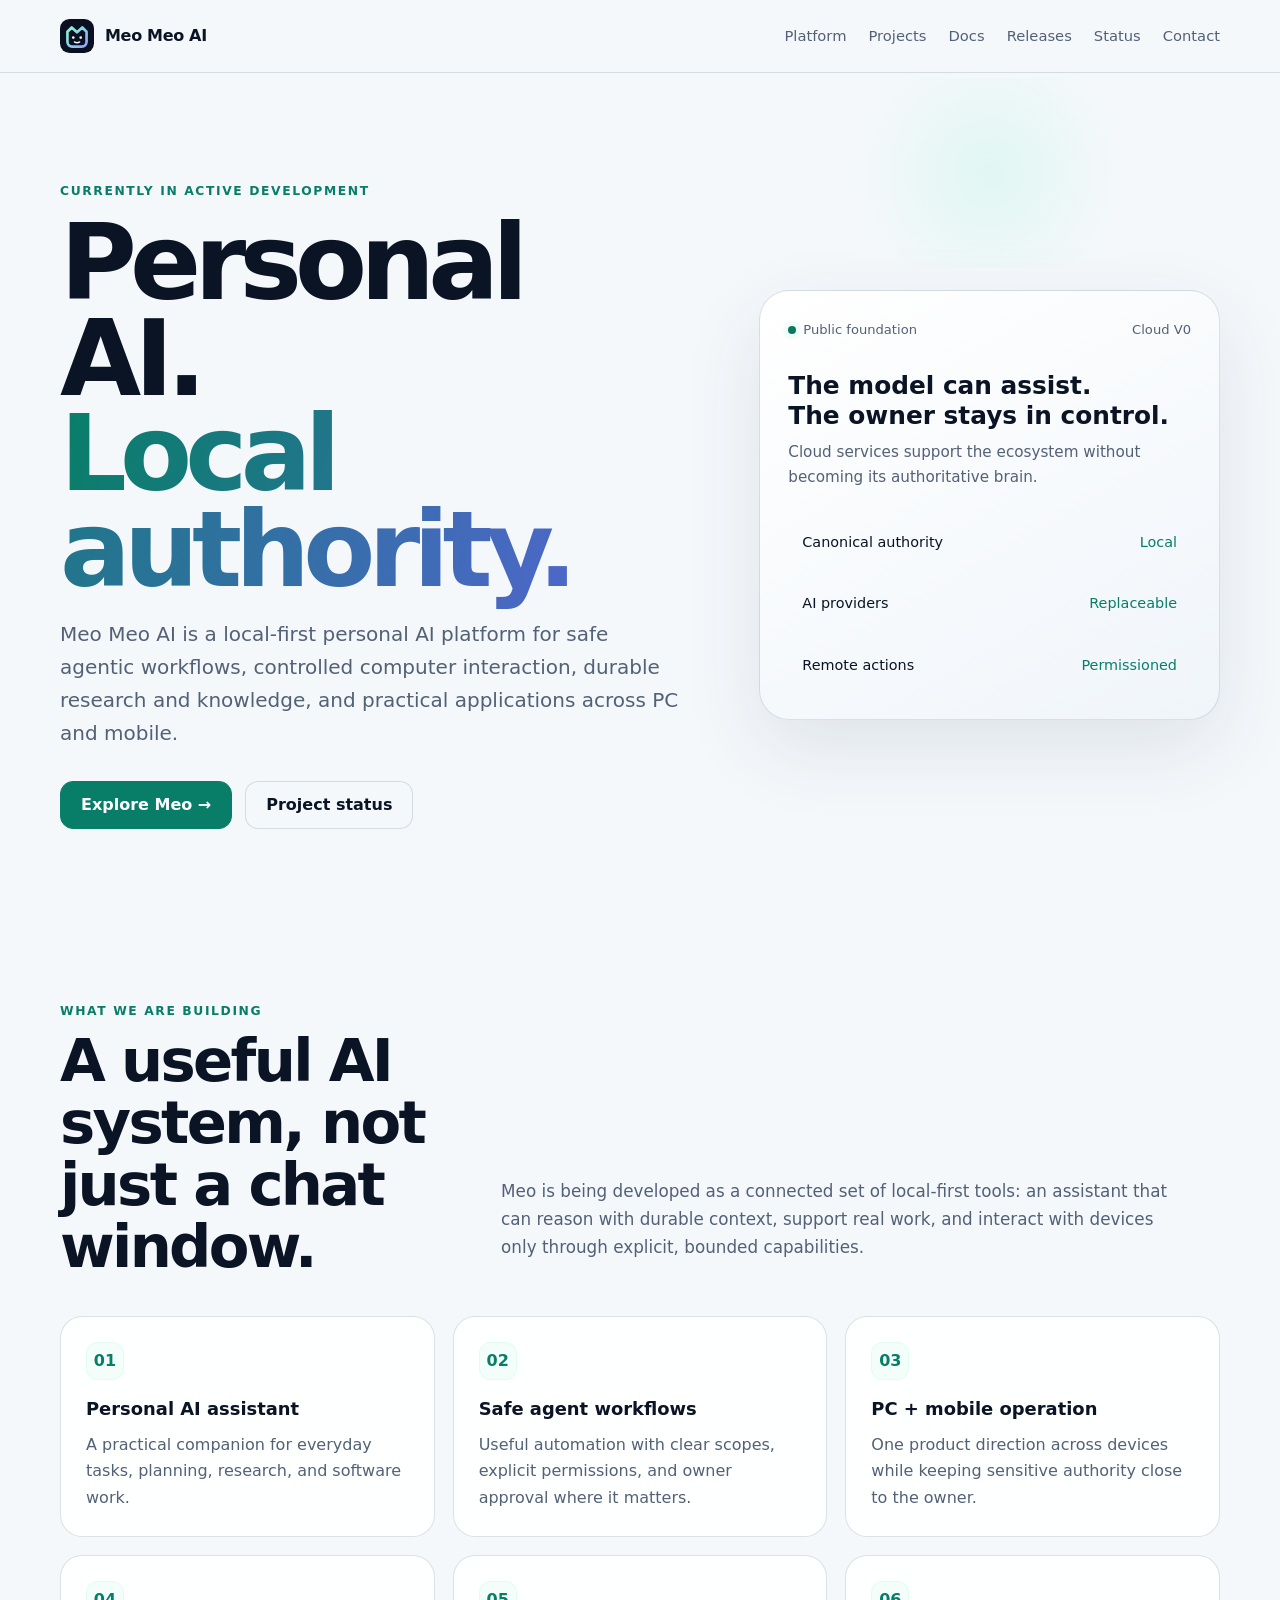
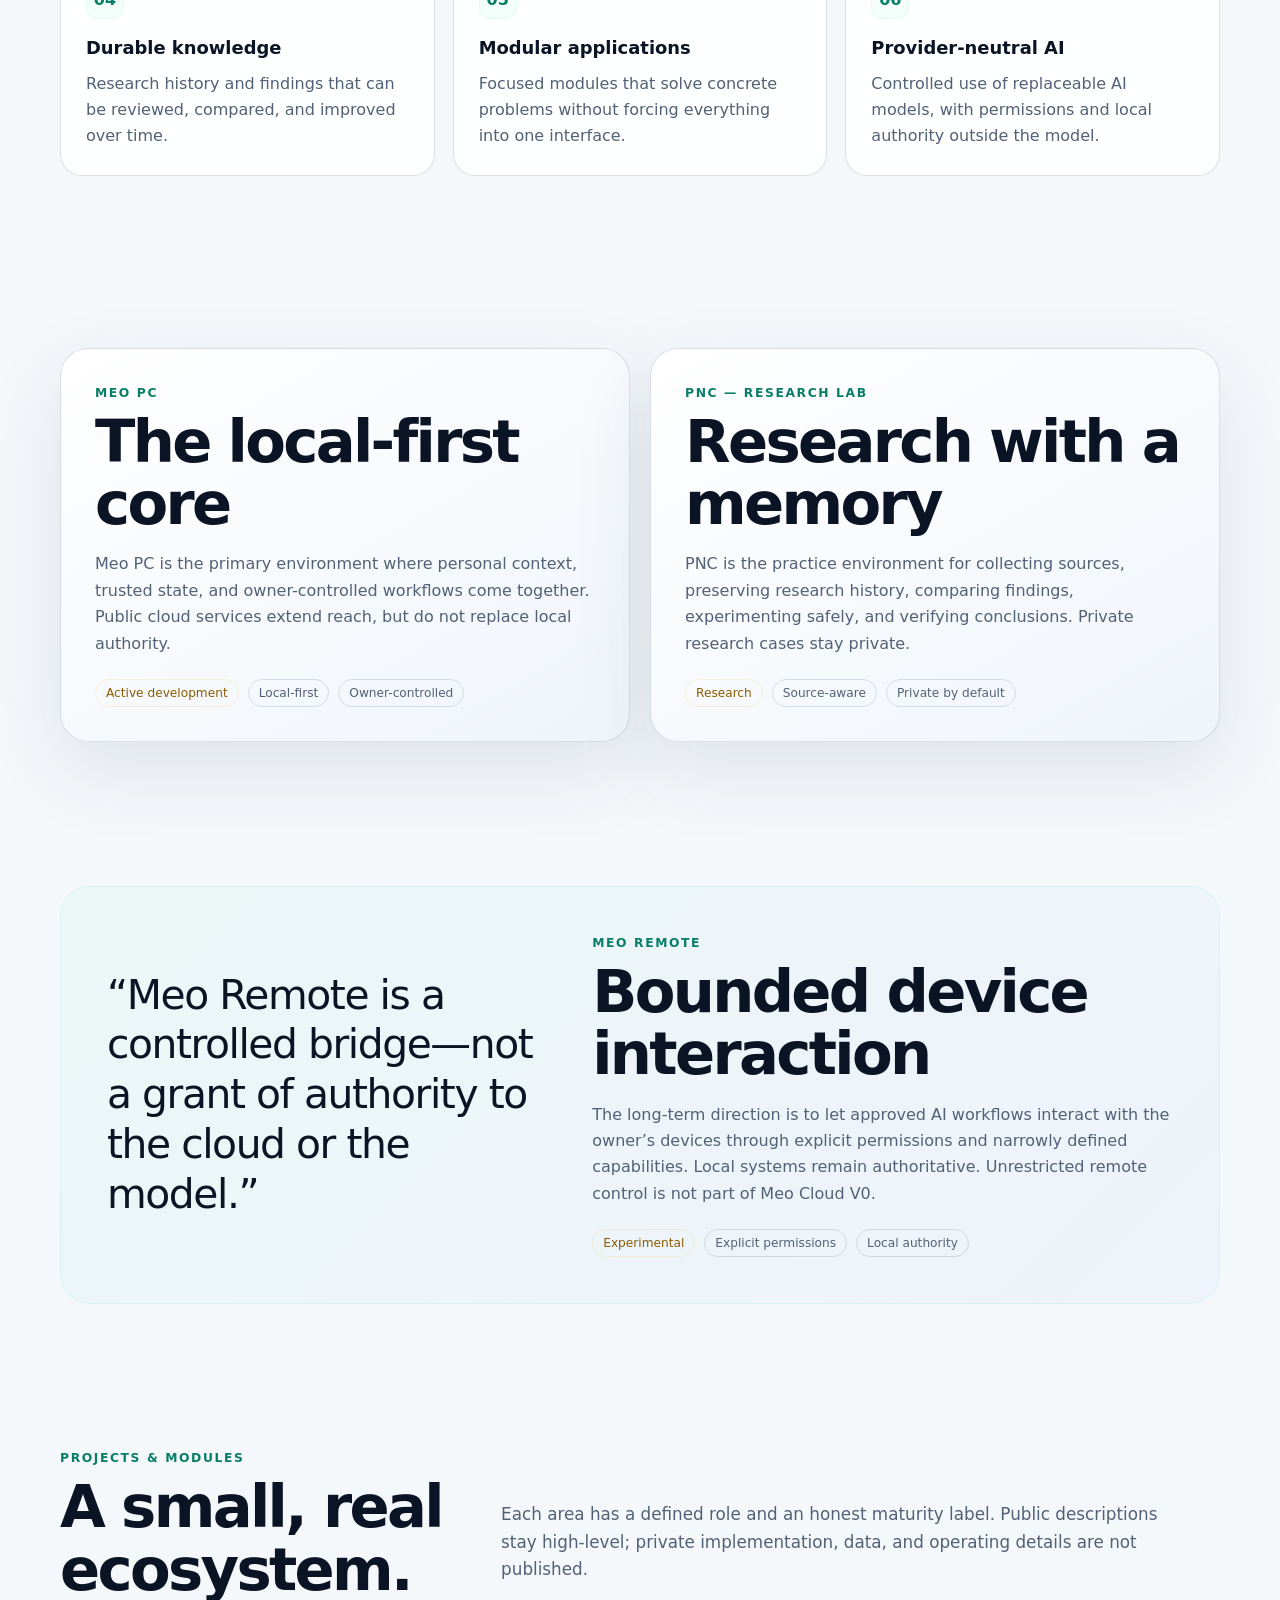
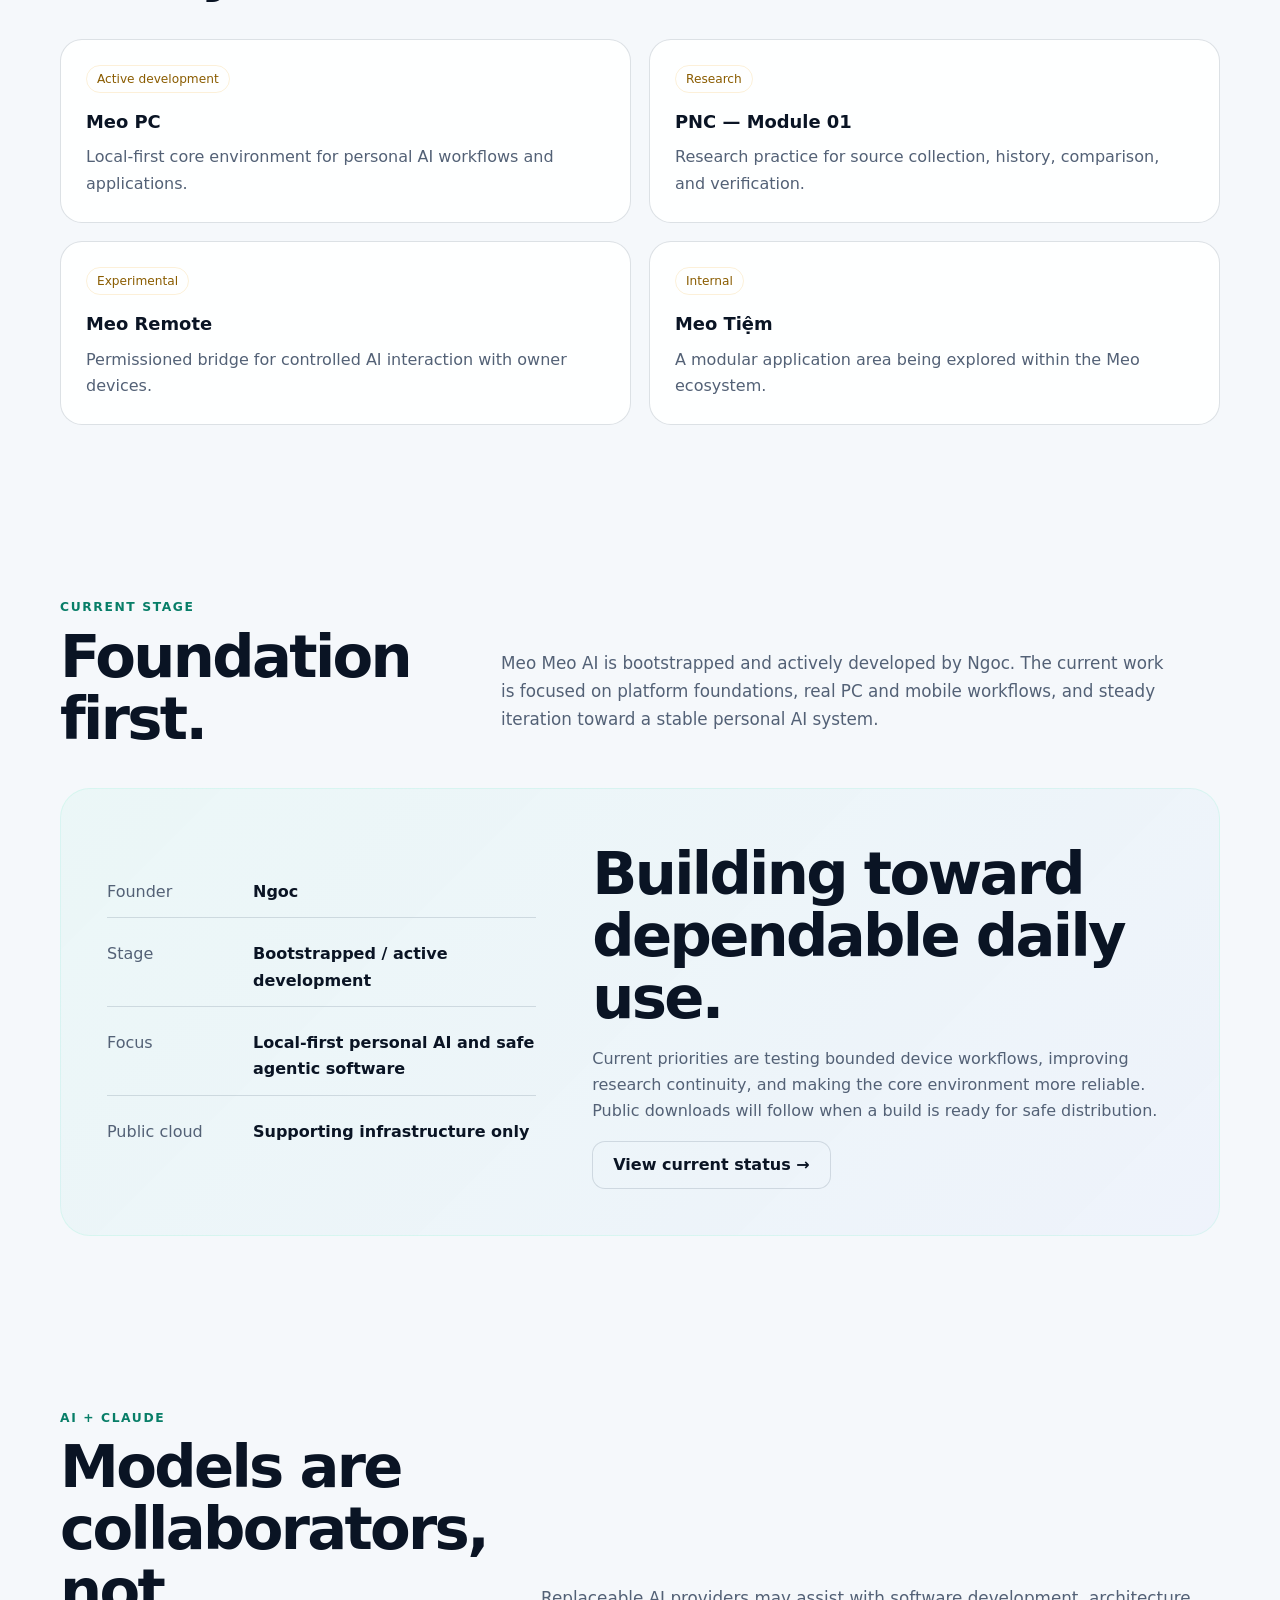
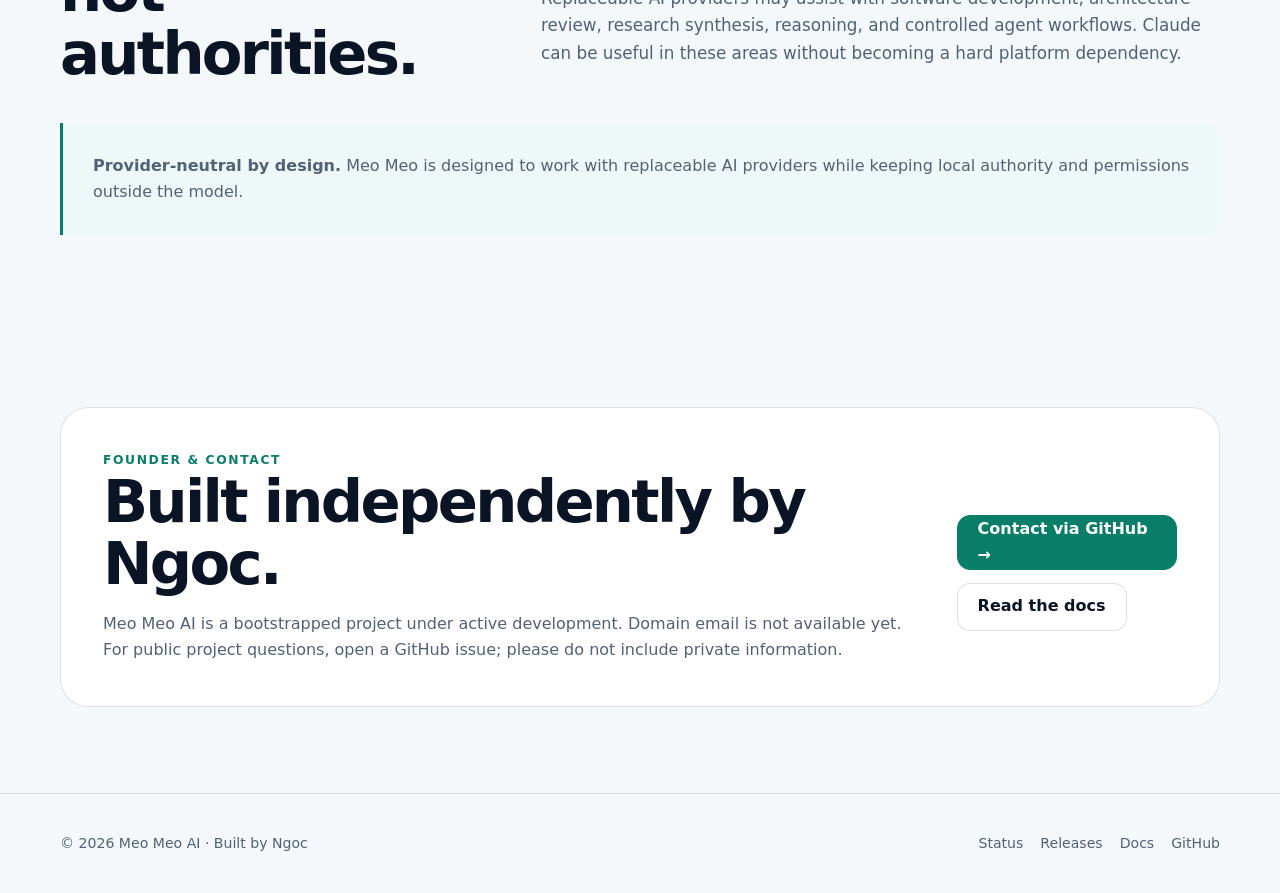
<file: index.html>
<!doctype html>
<html lang="en">
<head>
  <meta charset="utf-8">
  <meta name="viewport" content="width=device-width,initial-scale=1">
  <meta http-equiv="Content-Security-Policy" content="default-src 'self'; script-src 'self' 'sha256-wGhXd4BiP/AnDbKY+vz1sUBHlDyRL2rnu7If+WcIU6U='; style-src 'self'; img-src 'self' data:; font-src 'self'; connect-src 'self'; object-src 'none'; base-uri 'self'; form-action 'self'; upgrade-insecure-requests">
  <meta name="referrer" content="strict-origin-when-cross-origin">
  <title>Meo Meo AI — Local-first personal AI platform</title>
  <meta name="description" content="Meo Meo AI is a bootstrapped, local-first personal AI platform for safe agentic workflows across PC and mobile devices.">
  <link rel="canonical" href="https://meomeoai.mooo.com/">
  <link rel="icon" href="/assets/favicon.svg" type="image/svg+xml">
  <link rel="stylesheet" href="/assets/site.css">
  <meta property="og:type" content="website"><meta property="og:title" content="Meo Meo AI"><meta property="og:description" content="A local-first personal AI platform focused on safe, practical agentic workflows."><meta property="og:url" content="https://meomeoai.mooo.com/"><meta property="og:image" content="https://meomeoai.mooo.com/assets/social-card.png"><meta property="og:image:type" content="image/png"><meta property="og:image:width" content="1200"><meta property="og:image:height" content="630"><meta property="og:image:alt" content="Meo Meo AI — Local-first personal AI platform, active development">
  <meta name="twitter:card" content="summary_large_image">
  <script type="application/ld+json">{"@context":"https://schema.org","@type":"SoftwareApplication","name":"Meo Meo AI","applicationCategory":"AIApplication","operatingSystem":"PC and mobile environments","description":"A local-first personal AI platform focused on safe agentic workflows, controlled computer interaction, durable research and knowledge, and modular AI applications.","url":"https://meomeoai.mooo.com/","author":{"@type":"Person","name":"Ngoc"},"applicationStatus":"InDevelopment"}</script>
</head>
<body>
  <a class="skip-link" href="#main">Skip to content</a>
  <header class="site-header"><nav class="nav shell" aria-label="Primary"><a class="brand" href="/"><img class="brand-mark" src="/assets/favicon.svg" alt=""><span>Meo Meo AI</span></a><button class="nav-toggle" data-nav-toggle aria-expanded="false" aria-controls="nav-links">Menu</button><div class="nav-links" data-nav id="nav-links"><a href="#platform">Platform</a><a href="#projects">Projects</a><a href="/docs/">Docs</a><a href="/releases/">Releases</a><a href="/status/">Status</a><a href="#contact">Contact</a></div></nav></header>
  <main id="main">
    <section class="hero"><div class="shell hero-grid"><div><div class="eyebrow">Currently in active development</div><h1>Personal AI.<br><span class="gradient-text">Local authority.</span></h1><p class="hero-copy">Meo Meo AI is a local-first personal AI platform for safe agentic workflows, controlled computer interaction, durable research and knowledge, and practical applications across PC and mobile.</p><div class="actions"><a class="button primary" href="#platform">Explore Meo →</a><a class="button" href="/status/">Project status</a></div></div><aside class="signal-card" aria-label="Platform principles"><div class="signal-top"><span><i class="live-dot"></i>Public foundation</span><span>Cloud V0</span></div><div class="signal-title">The model can assist.<br>The owner stays in control.</div><div class="signal-copy">Cloud services support the ecosystem without becoming its authoritative brain.</div><div class="principles"><div class="principle"><span>Canonical authority</span><span>Local</span></div><div class="principle"><span>AI providers</span><span>Replaceable</span></div><div class="principle"><span>Remote actions</span><span>Permissioned</span></div></div></aside></div></section>

    <section class="section" id="platform"><div class="shell"><div class="section-head"><div><div class="kicker">What we are building</div><h2>A useful AI system, not just a chat window.</h2></div><p class="section-intro">Meo is being developed as a connected set of local-first tools: an assistant that can reason with durable context, support real work, and interact with devices only through explicit, bounded capabilities.</p></div><div class="grid grid-3"><article class="card"><div class="icon">01</div><h3>Personal AI assistant</h3><p>A practical companion for everyday tasks, planning, research, and software work.</p></article><article class="card"><div class="icon">02</div><h3>Safe agent workflows</h3><p>Useful automation with clear scopes, explicit permissions, and owner approval where it matters.</p></article><article class="card"><div class="icon">03</div><h3>PC + mobile operation</h3><p>One product direction across devices while keeping sensitive authority close to the owner.</p></article><article class="card"><div class="icon">04</div><h3>Durable knowledge</h3><p>Research history and findings that can be reviewed, compared, and improved over time.</p></article><article class="card"><div class="icon">05</div><h3>Modular applications</h3><p>Focused modules that solve concrete problems without forcing everything into one interface.</p></article><article class="card"><div class="icon">06</div><h3>Provider-neutral AI</h3><p>Controlled use of replaceable AI models, with permissions and local authority outside the model.</p></article></div></div></section>

    <section class="section"><div class="shell split"><article class="feature"><div class="kicker">Meo PC</div><h2>The local-first core</h2><p>Meo PC is the primary environment where personal context, trusted state, and owner-controlled workflows come together. Public cloud services extend reach, but do not replace local authority.</p><div class="tag-row"><span class="tag warn">Active development</span><span class="tag">Local-first</span><span class="tag">Owner-controlled</span></div></article><article class="feature"><div class="kicker">PNC — Research lab</div><h2>Research with a memory</h2><p>PNC is the practice environment for collecting sources, preserving research history, comparing findings, experimenting safely, and verifying conclusions. Private research cases stay private.</p><div class="tag-row"><span class="tag warn">Research</span><span class="tag">Source-aware</span><span class="tag">Private by default</span></div></article></div></section>

    <section class="section compact"><div class="shell"><div class="stage"><blockquote>“Meo Remote is a controlled bridge—not a grant of authority to the cloud or the model.”</blockquote><div><div class="kicker">Meo Remote</div><h2>Bounded device interaction</h2><p class="muted">The long-term direction is to let approved AI workflows interact with the owner’s devices through explicit permissions and narrowly defined capabilities. Local systems remain authoritative. Unrestricted remote control is not part of Meo Cloud V0.</p><div class="tag-row"><span class="tag warn">Experimental</span><span class="tag">Explicit permissions</span><span class="tag">Local authority</span></div></div></div></div></section>

    <section class="section" id="projects"><div class="shell"><div class="section-head"><div><div class="kicker">Projects & modules</div><h2>A small, real ecosystem.</h2></div><p class="section-intro">Each area has a defined role and an honest maturity label. Public descriptions stay high-level; private implementation, data, and operating details are not published.</p></div><div class="grid grid-2"><article class="card"><div class="tag warn">Active development</div><h3>Meo PC</h3><p>Local-first core environment for personal AI workflows and applications.</p></article><article class="card"><div class="tag warn">Research</div><h3>PNC — Module 01</h3><p>Research practice for source collection, history, comparison, and verification.</p></article><article class="card"><div class="tag warn">Experimental</div><h3>Meo Remote</h3><p>Permissioned bridge for controlled AI interaction with owner devices.</p></article><article class="card"><div class="tag warn">Internal</div><h3>Meo Tiệm</h3><p>A modular application area being explored within the Meo ecosystem.</p></article></div></div></section>

    <section class="section"><div class="shell"><div class="section-head"><div><div class="kicker">Current stage</div><h2>Foundation first.</h2></div><p class="section-intro">Meo Meo AI is bootstrapped and actively developed by Ngoc. The current work is focused on platform foundations, real PC and mobile workflows, and steady iteration toward a stable personal AI system.</p></div><div class="stage"><dl class="facts"><div class="fact"><dt>Founder</dt><dd>Ngoc</dd></div><div class="fact"><dt>Stage</dt><dd>Bootstrapped / active development</dd></div><div class="fact"><dt>Focus</dt><dd>Local-first personal AI and safe agentic software</dd></div><div class="fact"><dt>Public cloud</dt><dd>Supporting infrastructure only</dd></div></dl><div><h2>Building toward dependable daily use.</h2><p class="muted">Current priorities are testing bounded device workflows, improving research continuity, and making the core environment more reliable. Public downloads will follow when a build is ready for safe distribution.</p><a class="button" href="/status/">View current status →</a></div></div></div></section>

    <section class="section"><div class="shell"><div class="section-head"><div><div class="kicker">AI + Claude</div><h2>Models are collaborators, not authorities.</h2></div><p class="section-intro">Replaceable AI providers may assist with software development, architecture review, research synthesis, reasoning, and controlled agent workflows. Claude can be useful in these areas without becoming a hard platform dependency.</p></div><div class="callout"><p><strong>Provider-neutral by design.</strong> Meo Meo is designed to work with replaceable AI providers while keeping local authority and permissions outside the model.</p></div></div></section>

    <section class="section" id="contact"><div class="shell"><div class="contact-card"><div><div class="kicker">Founder & contact</div><h2>Built independently by Ngoc.</h2><p>Meo Meo AI is a bootstrapped project under active development. Domain email is not available yet. For public project questions, open a GitHub issue; please do not include private information.</p></div><div class="actions"><a class="button primary" href="https://github.com/ngocnguyen0903933-boop/meomeo-cloud/issues/new" rel="noopener">Contact via GitHub →</a><a class="button" href="/docs/">Read the docs</a></div></div></div></section>
  </main>
  <footer class="site-footer"><div class="shell footer-grid"><span>© <span data-year></span> Meo Meo AI · Built by Ngoc</span><div class="footer-links"><a href="/status/">Status</a><a href="/releases/">Releases</a><a href="/docs/">Docs</a><a href="https://github.com/ngocnguyen0903933-boop" rel="noopener">GitHub</a></div></div></footer>
  <script src="/assets/site.js" defer></script>
</body>
</html>
</file>
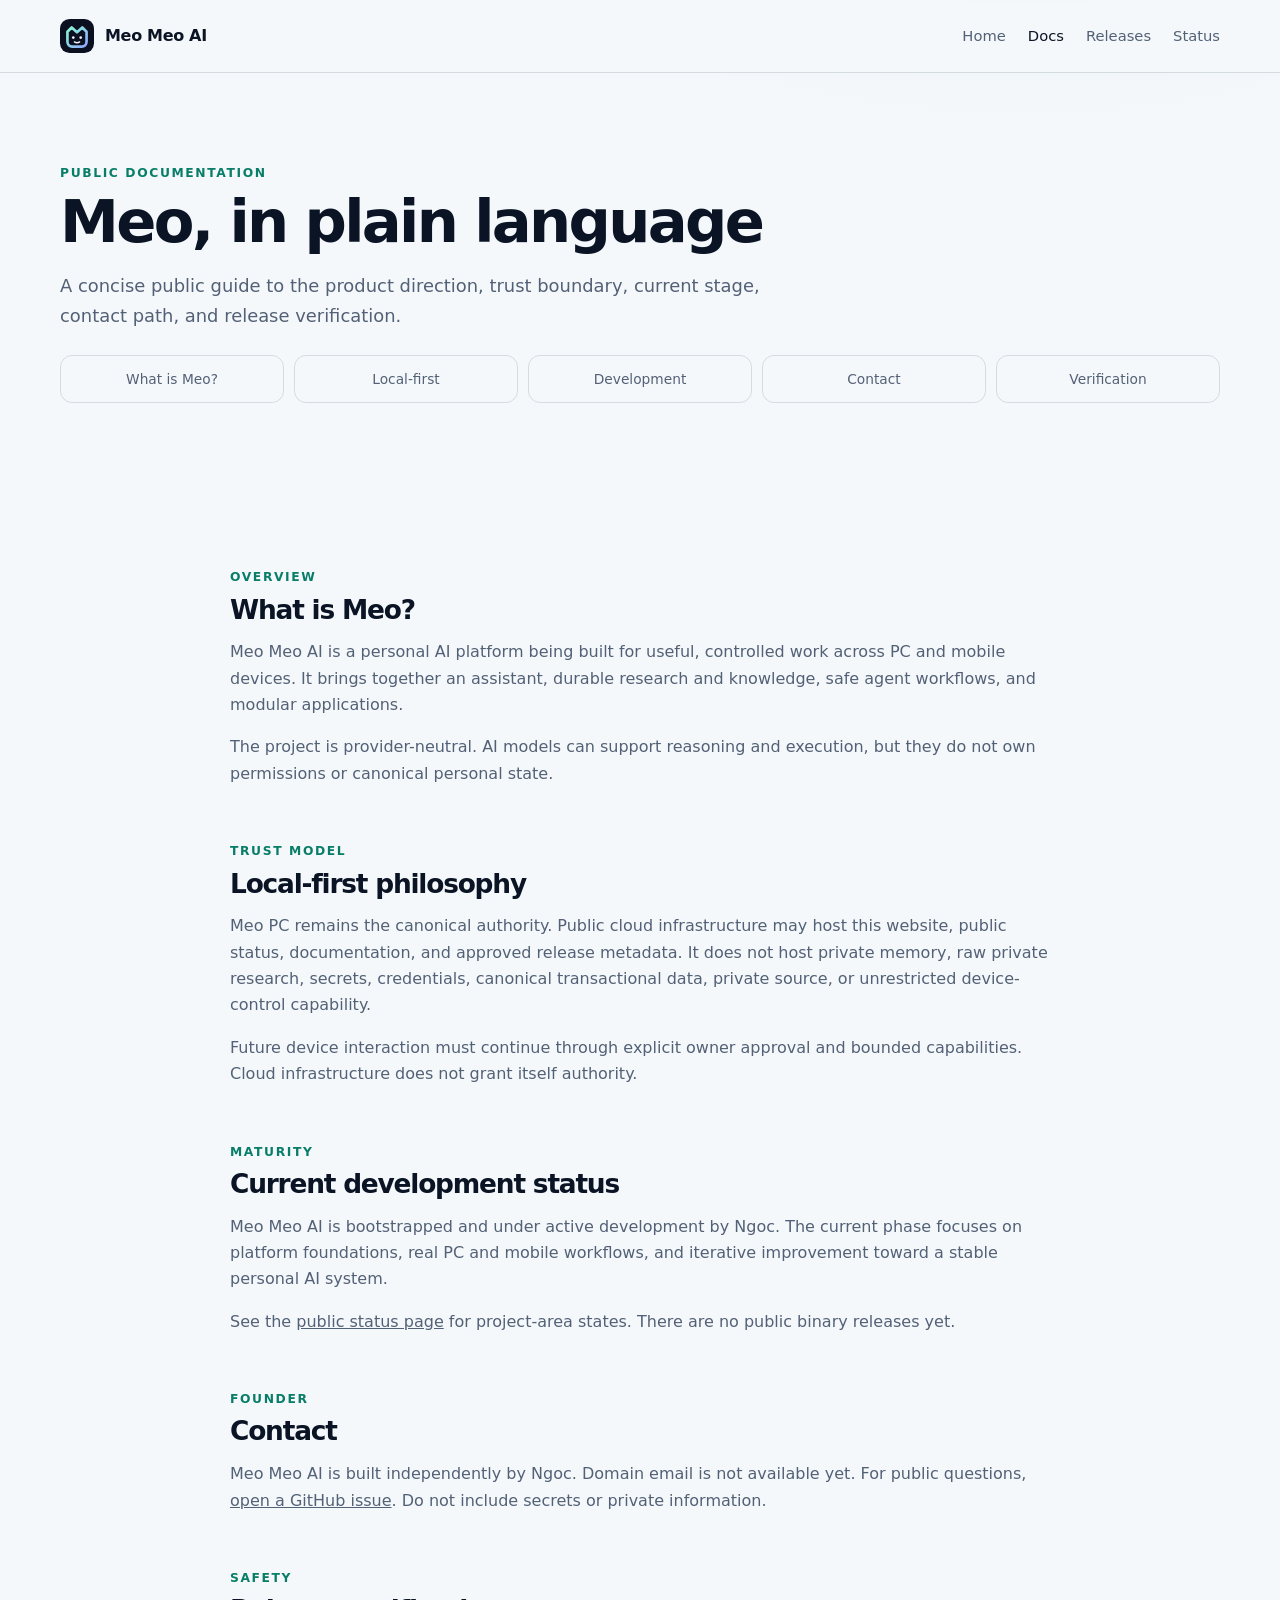
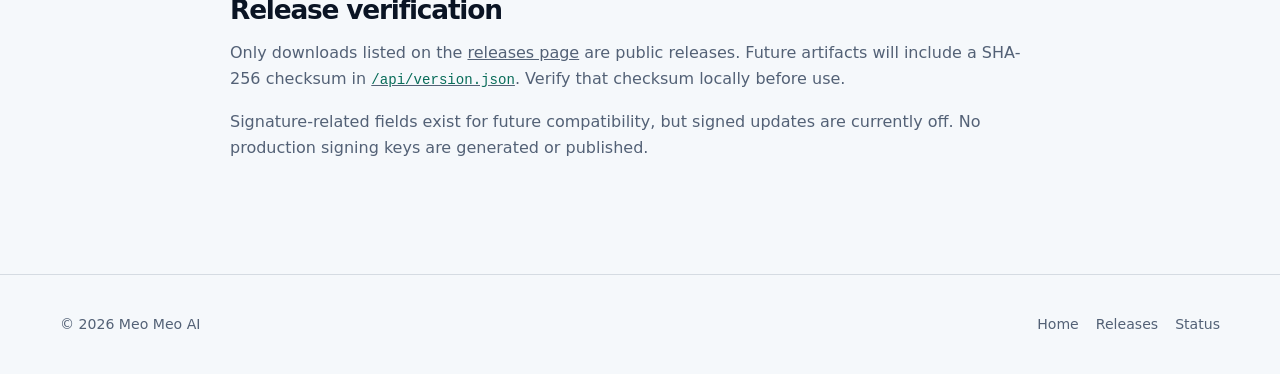
<file: docs/index.html>
<!doctype html><html lang="en"><head><meta charset="utf-8"><meta name="viewport" content="width=device-width,initial-scale=1"><meta http-equiv="Content-Security-Policy" content="default-src 'self'; script-src 'self'; style-src 'self'; img-src 'self' data:; font-src 'self'; connect-src 'self'; object-src 'none'; base-uri 'self'; form-action 'self'; upgrade-insecure-requests"><meta name="referrer" content="strict-origin-when-cross-origin"><title>Documentation — Meo Meo AI</title><meta name="description" content="Public documentation for Meo Meo AI: product overview, local-first philosophy, development status, contact, and release verification."><link rel="canonical" href="https://meomeoai.mooo.com/docs/"><link rel="icon" href="/assets/favicon.svg" type="image/svg+xml"><link rel="stylesheet" href="/assets/site.css"></head><body><a class="skip-link" href="#main">Skip to content</a><header class="site-header"><nav class="nav shell" aria-label="Primary"><a class="brand" href="/"><img class="brand-mark" src="/assets/favicon.svg" alt=""><span>Meo Meo AI</span></a><button class="nav-toggle" data-nav-toggle aria-expanded="false" aria-controls="nav-links">Menu</button><div class="nav-links" data-nav id="nav-links"><a href="/">Home</a><a aria-current="page" href="/docs/">Docs</a><a href="/releases/">Releases</a><a href="/status/">Status</a></div></nav></header><main id="main"><section class="page-hero"><div class="shell"><div class="eyebrow">Public documentation</div><h1>Meo, in plain language</h1><p>A concise public guide to the product direction, trust boundary, current stage, contact path, and release verification.</p><nav class="docs-nav" aria-label="On this page"><a href="#what">What is Meo?</a><a href="#local-first">Local-first</a><a href="#status">Development</a><a href="#contact">Contact</a><a href="#verification">Verification</a></nav></div></section><section class="section compact"><div class="shell prose"><section id="what"><div class="kicker">Overview</div><h2>What is Meo?</h2><p>Meo Meo AI is a personal AI platform being built for useful, controlled work across PC and mobile devices. It brings together an assistant, durable research and knowledge, safe agent workflows, and modular applications.</p><p>The project is provider-neutral. AI models can support reasoning and execution, but they do not own permissions or canonical personal state.</p></section><section id="local-first"><div class="kicker">Trust model</div><h2>Local-first philosophy</h2><p>Meo PC remains the canonical authority. Public cloud infrastructure may host this website, public status, documentation, and approved release metadata. It does not host private memory, raw private research, secrets, credentials, canonical transactional data, private source, or unrestricted device-control capability.</p><p>Future device interaction must continue through explicit owner approval and bounded capabilities. Cloud infrastructure does not grant itself authority.</p></section><section id="status"><div class="kicker">Maturity</div><h2>Current development status</h2><p>Meo Meo AI is bootstrapped and under active development by Ngoc. The current phase focuses on platform foundations, real PC and mobile workflows, and iterative improvement toward a stable personal AI system.</p><p>See the <a href="/status/">public status page</a> for project-area states. There are no public binary releases yet.</p></section><section id="contact"><div class="kicker">Founder</div><h2>Contact</h2><p>Meo Meo AI is built independently by Ngoc. Domain email is not available yet. For public questions, <a href="https://github.com/ngocnguyen0903933-boop/meomeo-cloud/issues/new" rel="noopener">open a GitHub issue</a>. Do not include secrets or private information.</p></section><section id="verification"><div class="kicker">Safety</div><h2>Release verification</h2><p>Only downloads listed on the <a href="/releases/">releases page</a> are public releases. Future artifacts will include a SHA-256 checksum in <a href="/api/version.json"><code>/api/version.json</code></a>. Verify that checksum locally before use.</p><p>Signature-related fields exist for future compatibility, but signed updates are currently off. No production signing keys are generated or published.</p></section></div></section></main><footer class="site-footer"><div class="shell footer-grid"><span>© <span data-year></span> Meo Meo AI</span><div class="footer-links"><a href="/">Home</a><a href="/releases/">Releases</a><a href="/status/">Status</a></div></div></footer><script src="/assets/site.js" defer></script></body></html>
</file>
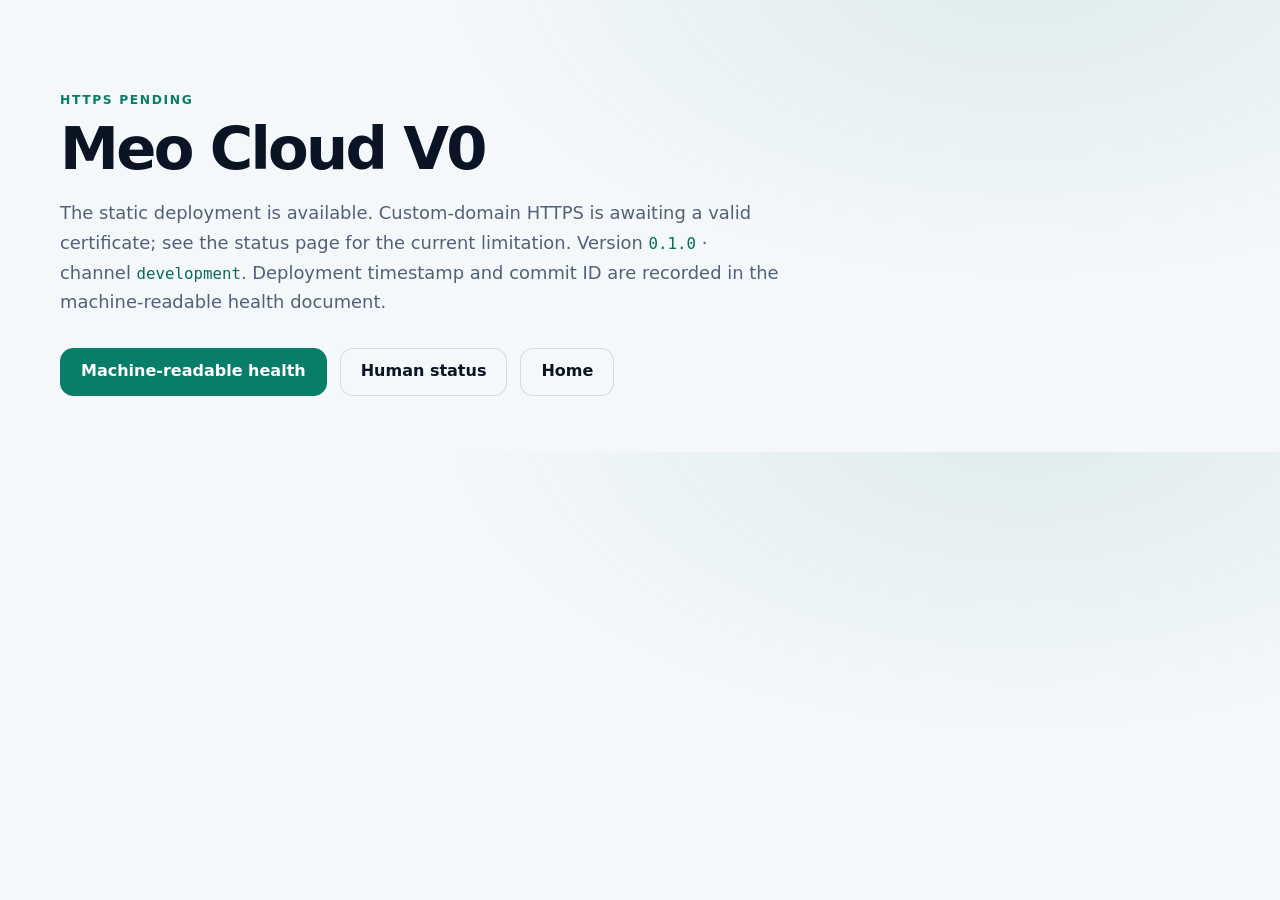
<file: health/index.html>
<!doctype html><html lang="en"><head><meta charset="utf-8"><meta name="viewport" content="width=device-width,initial-scale=1"><meta http-equiv="Content-Security-Policy" content="default-src 'self'; script-src 'self'; style-src 'self'; img-src 'self' data:; font-src 'self'; connect-src 'self'; object-src 'none'; base-uri 'self'; form-action 'self'; upgrade-insecure-requests"><meta name="referrer" content="strict-origin-when-cross-origin"><title>Health — Meo Cloud V0</title><meta name="robots" content="noindex"><link rel="icon" href="/assets/favicon.svg" type="image/svg+xml"><link rel="stylesheet" href="/assets/site.css"></head><body><main class="page-hero"><div class="shell"><div class="eyebrow">HTTPS pending</div><h1>Meo Cloud V0</h1><p>The static deployment is available. Custom-domain HTTPS is awaiting a valid certificate; see the status page for the current limitation. Version <code>0.1.0</code> · channel <code>development</code>. Deployment timestamp and commit ID are recorded in the machine-readable health document.</p><div class="actions"><a class="button primary" href="/api/health.json">Machine-readable health</a><a class="button" href="/status/">Human status</a><a class="button" href="/">Home</a></div></div></main></body></html>
</file>
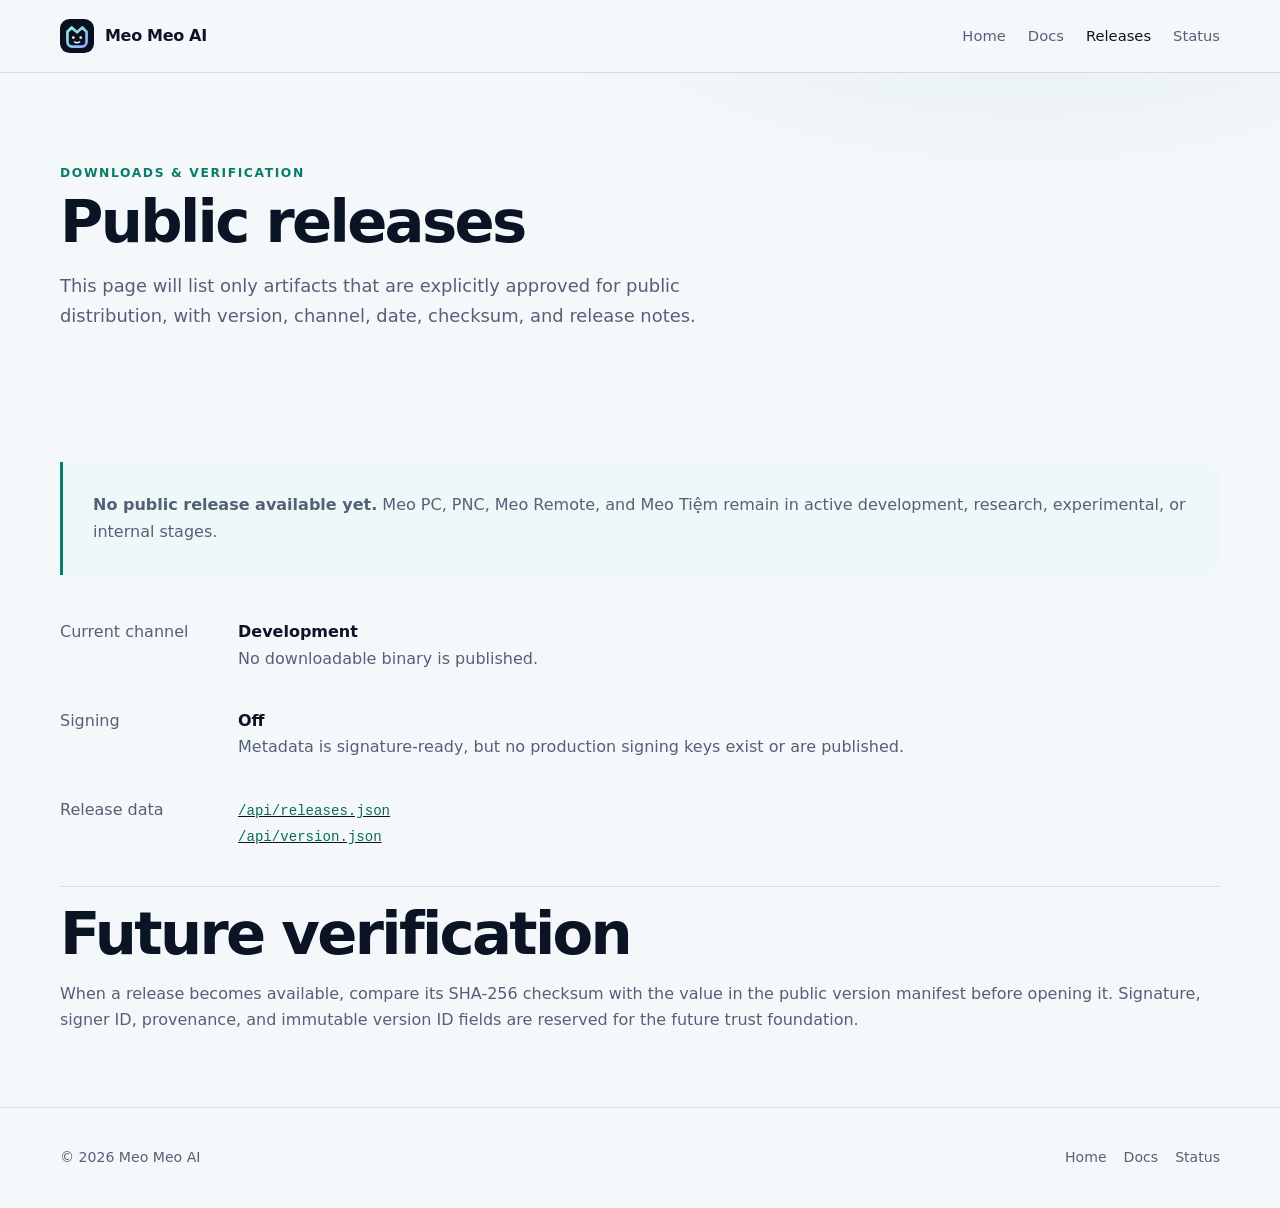
<file: releases/index.html>
<!doctype html><html lang="en"><head><meta charset="utf-8"><meta name="viewport" content="width=device-width,initial-scale=1"><meta http-equiv="Content-Security-Policy" content="default-src 'self'; script-src 'self'; style-src 'self'; img-src 'self' data:; font-src 'self'; connect-src 'self'; object-src 'none'; base-uri 'self'; form-action 'self'; upgrade-insecure-requests"><meta name="referrer" content="strict-origin-when-cross-origin"><title>Releases — Meo Meo AI</title><meta name="description" content="Public release information and verification guidance for Meo Meo AI."><link rel="canonical" href="https://meomeoai.mooo.com/releases/"><link rel="icon" href="/assets/favicon.svg" type="image/svg+xml"><link rel="stylesheet" href="/assets/site.css"></head><body><a class="skip-link" href="#main">Skip to content</a><header class="site-header"><nav class="nav shell" aria-label="Primary"><a class="brand" href="/"><img class="brand-mark" src="/assets/favicon.svg" alt=""><span>Meo Meo AI</span></a><button class="nav-toggle" data-nav-toggle aria-expanded="false" aria-controls="nav-links">Menu</button><div class="nav-links" data-nav id="nav-links"><a href="/">Home</a><a href="/docs/">Docs</a><a aria-current="page" href="/releases/">Releases</a><a href="/status/">Status</a></div></nav></header><main id="main"><section class="page-hero"><div class="shell"><div class="eyebrow">Downloads & verification</div><h1>Public releases</h1><p>This page will list only artifacts that are explicitly approved for public distribution, with version, channel, date, checksum, and release notes.</p></div></section><section class="section compact"><div class="shell"><div class="callout"><p><strong>No public release available yet.</strong> Meo PC, PNC, Meo Remote, and Meo Tiệm remain in active development, research, experimental, or internal stages.</p></div><dl class="release"><dt>Current channel</dt><dd><strong>Development</strong><br><span class="muted">No downloadable binary is published.</span></dd><dt>Signing</dt><dd><strong>Off</strong><br><span class="muted">Metadata is signature-ready, but no production signing keys exist or are published.</span></dd><dt>Release data</dt><dd><a href="/api/releases.json"><code>/api/releases.json</code></a><br><a href="/api/version.json"><code>/api/version.json</code></a></dd></dl><h2>Future verification</h2><p class="muted">When a release becomes available, compare its SHA-256 checksum with the value in the public version manifest before opening it. Signature, signer ID, provenance, and immutable version ID fields are reserved for the future trust foundation.</p></div></section></main><footer class="site-footer"><div class="shell footer-grid"><span>© <span data-year></span> Meo Meo AI</span><div class="footer-links"><a href="/">Home</a><a href="/docs/">Docs</a><a href="/status/">Status</a></div></div></footer><script src="/assets/site.js" defer></script></body></html>
</file>
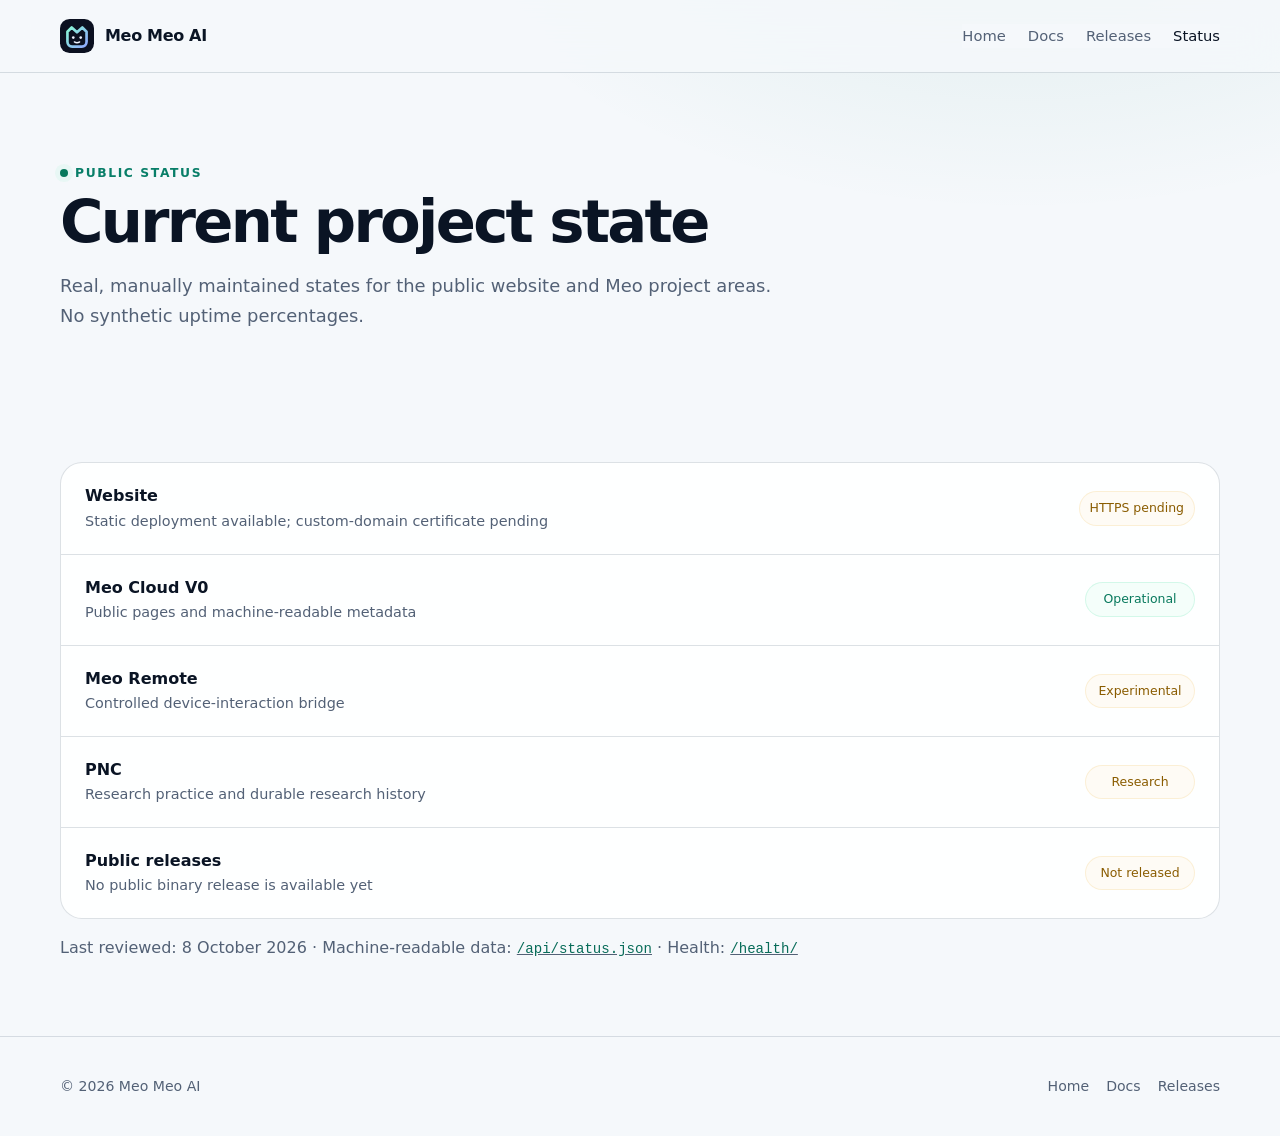
<file: status/index.html>
<!doctype html><html lang="en"><head><meta charset="utf-8"><meta name="viewport" content="width=device-width,initial-scale=1"><meta http-equiv="Content-Security-Policy" content="default-src 'self'; script-src 'self'; style-src 'self'; img-src 'self' data:; font-src 'self'; connect-src 'self'; object-src 'none'; base-uri 'self'; form-action 'self'; upgrade-insecure-requests"><meta name="referrer" content="strict-origin-when-cross-origin"><title>Project Status — Meo Meo AI</title><meta name="description" content="Current public status for Meo Meo AI services and project areas."><link rel="canonical" href="https://meomeoai.mooo.com/status/"><link rel="icon" href="/assets/favicon.svg" type="image/svg+xml"><link rel="stylesheet" href="/assets/site.css"></head><body><a class="skip-link" href="#main">Skip to content</a><header class="site-header"><nav class="nav shell" aria-label="Primary"><a class="brand" href="/"><img class="brand-mark" src="/assets/favicon.svg" alt=""><span>Meo Meo AI</span></a><button class="nav-toggle" data-nav-toggle aria-expanded="false" aria-controls="nav-links">Menu</button><div class="nav-links" data-nav id="nav-links"><a href="/">Home</a><a href="/docs/">Docs</a><a href="/releases/">Releases</a><a aria-current="page" href="/status/">Status</a></div></nav></header><main id="main"><section class="page-hero"><div class="shell"><div class="eyebrow"><i class="live-dot"></i>Public status</div><h1>Current project state</h1><p>Real, manually maintained states for the public website and Meo project areas. No synthetic uptime percentages.</p></div></section><section class="section compact"><div class="shell"><div class="status-list"><div class="status-row"><div><div class="status-name">Website</div><div class="status-note">Static deployment available; custom-domain certificate pending</div></div><span class="status-badge dev">HTTPS pending</span></div><div class="status-row"><div><div class="status-name">Meo Cloud V0</div><div class="status-note">Public pages and machine-readable metadata</div></div><span class="status-badge">Operational</span></div><div class="status-row"><div><div class="status-name">Meo Remote</div><div class="status-note">Controlled device-interaction bridge</div></div><span class="status-badge dev">Experimental</span></div><div class="status-row"><div><div class="status-name">PNC</div><div class="status-note">Research practice and durable research history</div></div><span class="status-badge dev">Research</span></div><div class="status-row"><div><div class="status-name">Public releases</div><div class="status-note">No public binary release is available yet</div></div><span class="status-badge dev">Not released</span></div></div><p class="muted">Last reviewed: 8 October 2026 · Machine-readable data: <a href="/api/status.json"><code>/api/status.json</code></a> · Health: <a href="/health/"><code>/health/</code></a></p></div></section></main><footer class="site-footer"><div class="shell footer-grid"><span>© <span data-year></span> Meo Meo AI</span><div class="footer-links"><a href="/">Home</a><a href="/docs/">Docs</a><a href="/releases/">Releases</a></div></div></footer><script src="/assets/site.js" defer></script></body></html>
</file>
<file: assets/site.css>
:root {
  color-scheme: dark;
  --bg: #070b15;
  --surface: #0d1425;
  --surface-2: #121c32;
  --text: #f4f7ff;
  --muted: #aeb8cf;
  --line: rgba(193, 211, 255, .14);
  --brand: #82f0cd;
  --brand-2: #8fa8ff;
  --ok: #76e6b6;
  --warn: #f4c978;
  --max: 1160px;
  --radius: 22px;
}

* { box-sizing: border-box; }
html { scroll-behavior: smooth; }
body {
  margin: 0;
  font-family: Inter, ui-sans-serif, system-ui, -apple-system, BlinkMacSystemFont, "Segoe UI", sans-serif;
  color: var(--text);
  background:
    radial-gradient(900px 500px at 80% -10%, rgba(87, 191, 164, .15), transparent 65%),
    radial-gradient(700px 460px at 10% 20%, rgba(96, 120, 222, .11), transparent 65%),
    var(--bg);
  line-height: 1.65;
  -webkit-font-smoothing: antialiased;
}
a { color: inherit; }
:focus-visible { outline: 3px solid var(--brand); outline-offset: 4px; }
section[id] { scroll-margin-top: 96px; }
img, svg { max-width: 100%; }
.skip-link { position: fixed; left: 12px; top: -80px; z-index: 100; padding: 10px 14px; background: var(--brand); color: #07100d; border-radius: 10px; }
.skip-link:focus { top: 12px; }
.shell { width: min(calc(100% - 40px), var(--max)); margin-inline: auto; }
.site-header { position: sticky; top: 0; z-index: 20; backdrop-filter: blur(18px); background: rgba(7, 11, 21, .76); border-bottom: 1px solid var(--line); }
.nav { min-height: 72px; display: flex; align-items: center; justify-content: space-between; gap: 24px; }
.brand { display: inline-flex; gap: 11px; align-items: center; text-decoration: none; font-weight: 760; letter-spacing: -.02em; }
.brand-mark { width: 34px; height: 34px; }
.nav-links { display: flex; align-items: center; gap: 22px; color: var(--muted); font-size: .92rem; }
.nav-links a { text-decoration: none; }
.nav-links a:hover, .nav-links a[aria-current="page"] { color: var(--text); }
.nav-toggle { display: none; border: 1px solid var(--line); background: var(--surface); color: var(--text); border-radius: 12px; padding: 8px 12px; font: inherit; }
main { overflow: clip; }
.hero { padding: 108px 0 86px; }
.hero-grid { display: grid; grid-template-columns: minmax(0, 1.15fr) minmax(300px, .85fr); gap: 76px; align-items: center; }
.eyebrow, .kicker { color: var(--brand); font-size: .77rem; font-weight: 760; letter-spacing: .13em; text-transform: uppercase; }
.hero h1 { margin: 15px 0 18px; font-size: clamp(3.4rem, 8.2vw, 7rem); line-height: .91; letter-spacing: -.065em; }
.gradient-text { color: transparent; background: linear-gradient(105deg, var(--brand), #d2fbef 45%, var(--brand-2)); background-clip: text; -webkit-background-clip: text; }
.hero-copy { max-width: 660px; color: var(--muted); font-size: clamp(1.06rem, 2vw, 1.25rem); }
.actions { display: flex; flex-wrap: wrap; gap: 13px; margin-top: 31px; }
.button { display: inline-flex; align-items: center; justify-content: center; gap: 8px; min-height: 48px; padding: 0 20px; border: 1px solid var(--line); border-radius: 13px; text-decoration: none; font-weight: 720; background: rgba(255,255,255,.035); }
.button.primary { color: #07110e; background: var(--brand); border-color: var(--brand); }
.button:hover { transform: translateY(-1px); filter: brightness(1.06); }
.signal-card { position: relative; padding: 28px; border: 1px solid var(--line); border-radius: 30px; background: linear-gradient(150deg, rgba(18, 28, 50, .96), rgba(10, 16, 31, .94)); box-shadow: 0 28px 80px rgba(0,0,0,.28); }
.signal-card::before { content: ""; position: absolute; inset: -50% 10% auto; height: 190px; background: radial-gradient(circle, rgba(130,240,205,.18), transparent 67%); pointer-events: none; }
.signal-top { display: flex; justify-content: space-between; gap: 20px; margin-bottom: 30px; color: var(--muted); font-size: .82rem; }
.live-dot { display: inline-block; width: 8px; height: 8px; margin-right: 7px; border-radius: 50%; background: var(--ok); box-shadow: 0 0 0 5px rgba(118,230,182,.1); }
.signal-title { font-size: 1.55rem; font-weight: 740; line-height: 1.2; margin-bottom: 9px; }
.signal-copy { color: var(--muted); font-size: .95rem; }
.principles { display: grid; gap: 12px; margin-top: 28px; }
.principle { display: flex; align-items: center; justify-content: space-between; padding: 13px 14px; background: rgba(255,255,255,.035); border-radius: 12px; font-size: .9rem; }
.principle span:last-child { color: var(--brand); }
.section { padding: 86px 0; }
.section.compact { padding: 58px 0; }
.section-head { display: grid; grid-template-columns: .7fr 1.3fr; gap: 54px; margin-bottom: 38px; align-items: end; }
.section h2, .page-hero h1 { margin: 8px 0 0; font-size: clamp(2rem, 5vw, 3.7rem); letter-spacing: -.045em; line-height: 1.05; }
.section-intro { color: var(--muted); font-size: 1.05rem; max-width: 670px; }
.grid { display: grid; gap: 18px; }
.grid-3 { grid-template-columns: repeat(3, minmax(0,1fr)); }
.grid-2 { grid-template-columns: repeat(2, minmax(0,1fr)); }
.card { padding: 25px; border: 1px solid var(--line); border-radius: var(--radius); background: rgba(13,20,37,.74); }
.card h3 { margin: 14px 0 8px; font-size: 1.12rem; }
.card p { margin: 0; color: var(--muted); }
.icon { width: 38px; height: 38px; display: grid; place-items: center; border-radius: 12px; color: var(--brand); background: rgba(130,240,205,.09); border: 1px solid rgba(130,240,205,.16); font-weight: 760; }
.split { display: grid; grid-template-columns: 1fr 1fr; gap: 20px; }
.feature { padding: 34px; min-height: 330px; border: 1px solid var(--line); border-radius: 28px; background: linear-gradient(155deg, rgba(20,30,53,.92), rgba(10,16,29,.86)); }
.feature p { color: var(--muted); }
.feature ul { padding-left: 18px; color: var(--muted); }
.feature li { margin: 8px 0; }
.tag-row { display: flex; flex-wrap: wrap; gap: 9px; margin-top: 22px; }
.tag { display: inline-flex; align-items: center; min-height: 28px; padding: 0 10px; border: 1px solid var(--line); border-radius: 999px; color: var(--muted); font-size: .76rem; }
.tag.ok { color: var(--ok); border-color: rgba(118,230,182,.28); }
.tag.warn { color: var(--warn); border-color: rgba(244,201,120,.28); }
.stage { display: grid; grid-template-columns: .85fr 1.15fr; gap: 56px; align-items: center; padding: 46px; border: 1px solid rgba(130,240,205,.2); border-radius: 30px; background: linear-gradient(135deg, rgba(130,240,205,.08), rgba(143,168,255,.06)); }
.stage blockquote { margin: 0; font-size: clamp(1.55rem, 4vw, 2.55rem); line-height: 1.22; letter-spacing: -.035em; }
.facts { display: grid; gap: 11px; }
.fact { display: grid; grid-template-columns: 130px 1fr; gap: 16px; padding: 12px 0; border-bottom: 1px solid var(--line); }
.fact:last-child { border: 0; }
.fact dt { color: var(--muted); }
.fact dd { margin: 0; font-weight: 690; }
.callout { padding: 30px; border-left: 3px solid var(--brand); background: rgba(130,240,205,.055); border-radius: 0 18px 18px 0; }
.callout p { margin: 0; color: var(--muted); }
.page-hero { padding: 90px 0 56px; }
.page-hero p { max-width: 720px; color: var(--muted); font-size: 1.12rem; }
.status-list { border: 1px solid var(--line); border-radius: var(--radius); overflow: hidden; background: rgba(13,20,37,.74); }
.status-row { display: grid; grid-template-columns: 1fr auto; gap: 24px; padding: 20px 24px; border-bottom: 1px solid var(--line); align-items: center; }
.status-row:last-child { border: 0; }
.status-name { font-weight: 700; }
.status-note { color: var(--muted); font-size: .9rem; }
.status-badge { min-width: 110px; padding: 6px 10px; text-align: center; border-radius: 999px; font-size: .78rem; border: 1px solid rgba(118,230,182,.25); color: var(--ok); background: rgba(118,230,182,.07); }
.status-badge.dev { color: var(--warn); border-color: rgba(244,201,120,.25); background: rgba(244,201,120,.07); }
.release { display: grid; grid-template-columns: 150px 1fr; gap: 28px; padding: 28px 0; border-bottom: 1px solid var(--line); }
.release:last-child { border: 0; }
.release dt { color: var(--muted); }
.release dd { margin: 0 0 8px; }
.docs-nav { display: grid; grid-template-columns: repeat(5, minmax(0,1fr)); gap: 10px; margin: 24px 0 50px; }
.docs-nav a { padding: 12px; text-align: center; border: 1px solid var(--line); border-radius: 12px; text-decoration: none; color: var(--muted); font-size: .86rem; }
.prose { max-width: 820px; }
.prose section { scroll-margin-top: 96px; margin-bottom: 54px; }
.prose h2 { font-size: 1.65rem; }
.prose p, .prose li { color: var(--muted); }
code { font-family: ui-monospace, SFMono-Regular, Consolas, monospace; font-size: .88em; color: #c7f9e9; }
.contact-card { display: flex; justify-content: space-between; gap: 32px; align-items: center; padding: 42px; border: 1px solid var(--line); border-radius: 28px; background: var(--surface); }
.contact-card h2 { margin-top: 0; }
.contact-card p { color: var(--muted); margin-bottom: 0; }
.site-footer { padding: 38px 0; border-top: 1px solid var(--line); color: var(--muted); font-size: .88rem; }
.footer-grid { display: flex; justify-content: space-between; gap: 20px; flex-wrap: wrap; }
.footer-links { display: flex; gap: 17px; }
.footer-links a { text-decoration: none; }
.muted { color: var(--muted); }

@media (max-width: 900px) {
  .hero { padding-top: 76px; }
  .hero-grid, .section-head, .stage { grid-template-columns: 1fr; gap: 34px; }
  .grid-3 { grid-template-columns: repeat(2, minmax(0,1fr)); }
  .docs-nav { grid-template-columns: repeat(2, minmax(0,1fr)); }
}
@media (max-width: 700px) {
  .shell { width: min(calc(100% - 28px), var(--max)); }
  .nav-toggle { display: inline-flex; }
  .nav-links { display: none; position: absolute; top: 72px; left: 14px; right: 14px; padding: 18px; flex-direction: column; align-items: stretch; gap: 4px; border: 1px solid var(--line); border-radius: 16px; background: #0b1120; box-shadow: 0 20px 50px rgba(0,0,0,.4); }
  .nav-links.open { display: flex; }
  .nav-links a { padding: 9px 8px; }
  .hero { padding: 60px 0; }
  .hero-grid { gap: 40px; }
  .hero h1 { font-size: clamp(3.05rem, 17vw, 4.7rem); }
  .grid-2, .grid-3, .split { grid-template-columns: 1fr; }
  .section { padding: 64px 0; }
  .section-head { margin-bottom: 28px; }
  .feature, .stage { padding: 26px; }
  .contact-card { display: block; padding: 28px; }
  .contact-card .actions { margin-bottom: 0; }
  .status-row { grid-template-columns: 1fr; gap: 12px; }
  .status-badge { justify-self: start; }
  .release { grid-template-columns: 1fr; gap: 7px; }
  .fact { grid-template-columns: 1fr; gap: 2px; }
}
@media (prefers-reduced-motion: reduce) { html { scroll-behavior: auto; } *, *::before, *::after { transition: none !important; } }
@media (prefers-color-scheme: light) {
  :root { color-scheme: light; --bg: #f5f8fb; --surface: #fff; --surface-2: #eef4f8; --text: #0a1424; --muted: #536176; --line: rgba(20,42,70,.14); --brand: #087e68; --brand-2: #4d67c9; --ok: #08795d; --warn: #8a5c00; }
  body { background: radial-gradient(900px 500px at 80% -10%, rgba(8,126,104,.10), transparent 65%), var(--bg); }
  .site-header { background: rgba(245,248,251,.84); }
  .signal-card, .feature { background: linear-gradient(150deg, #fff, #f0f5fa); box-shadow: 0 28px 80px rgba(31,50,70,.1); }
  .nav-links { background: rgba(245,248,251,.98); }
  .button.primary { color: #fff; }
  .card, .status-list { background: rgba(255,255,255,.88); }
  .gradient-text { background-image: linear-gradient(105deg, var(--brand), var(--brand-2)); }
  code { color: #086c59; }
}
</file>
